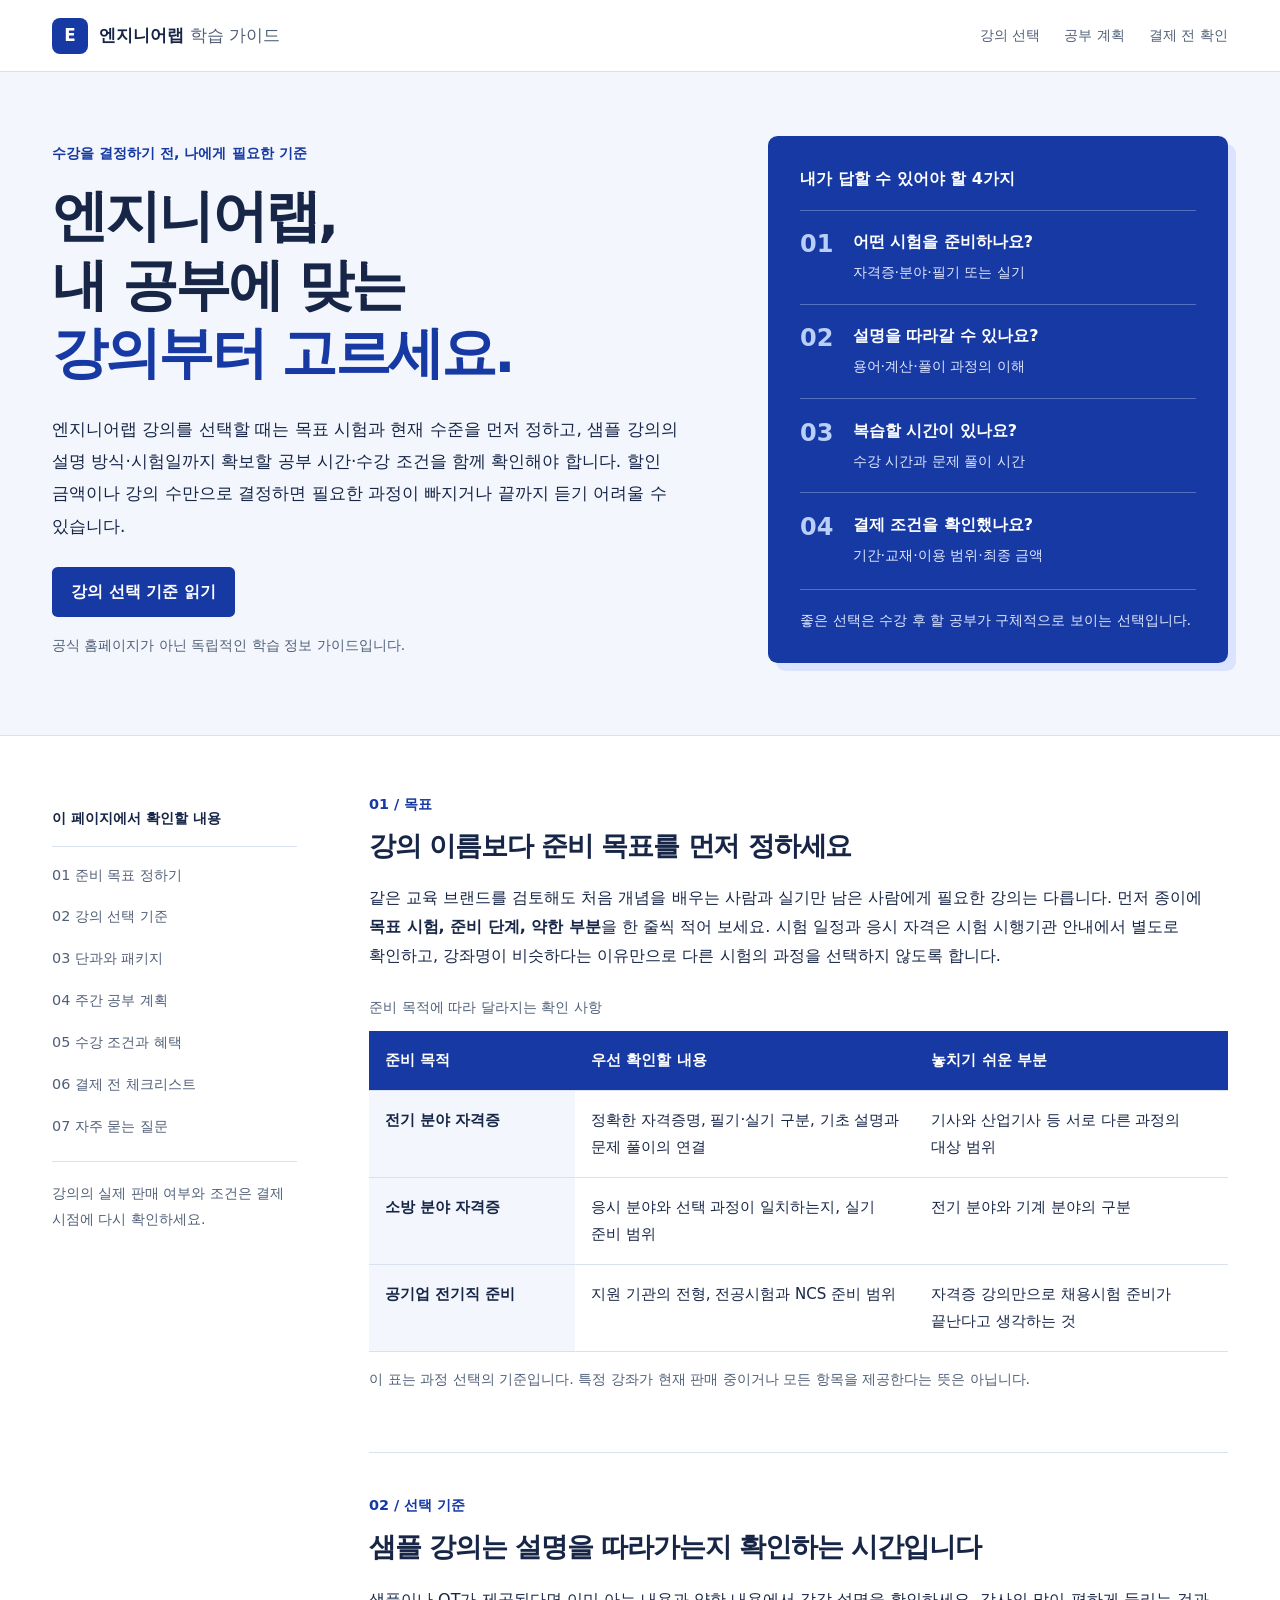
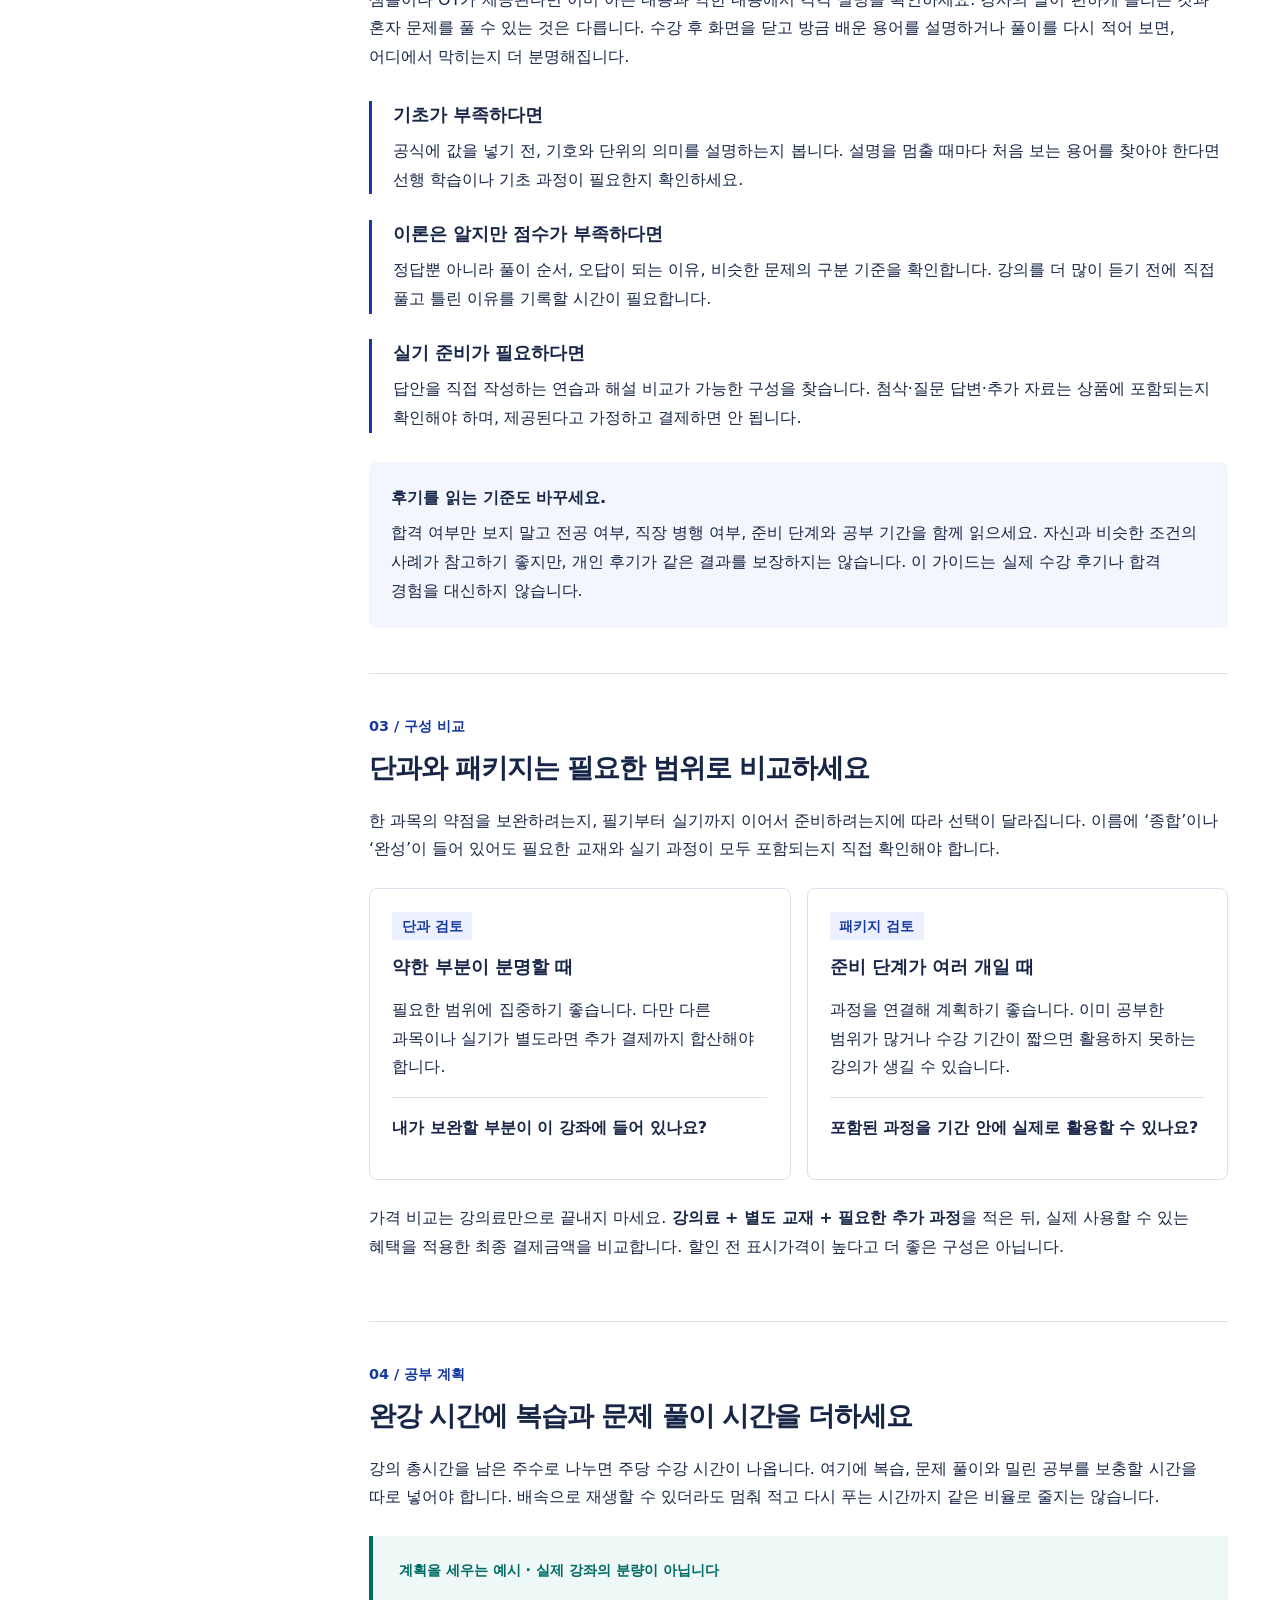
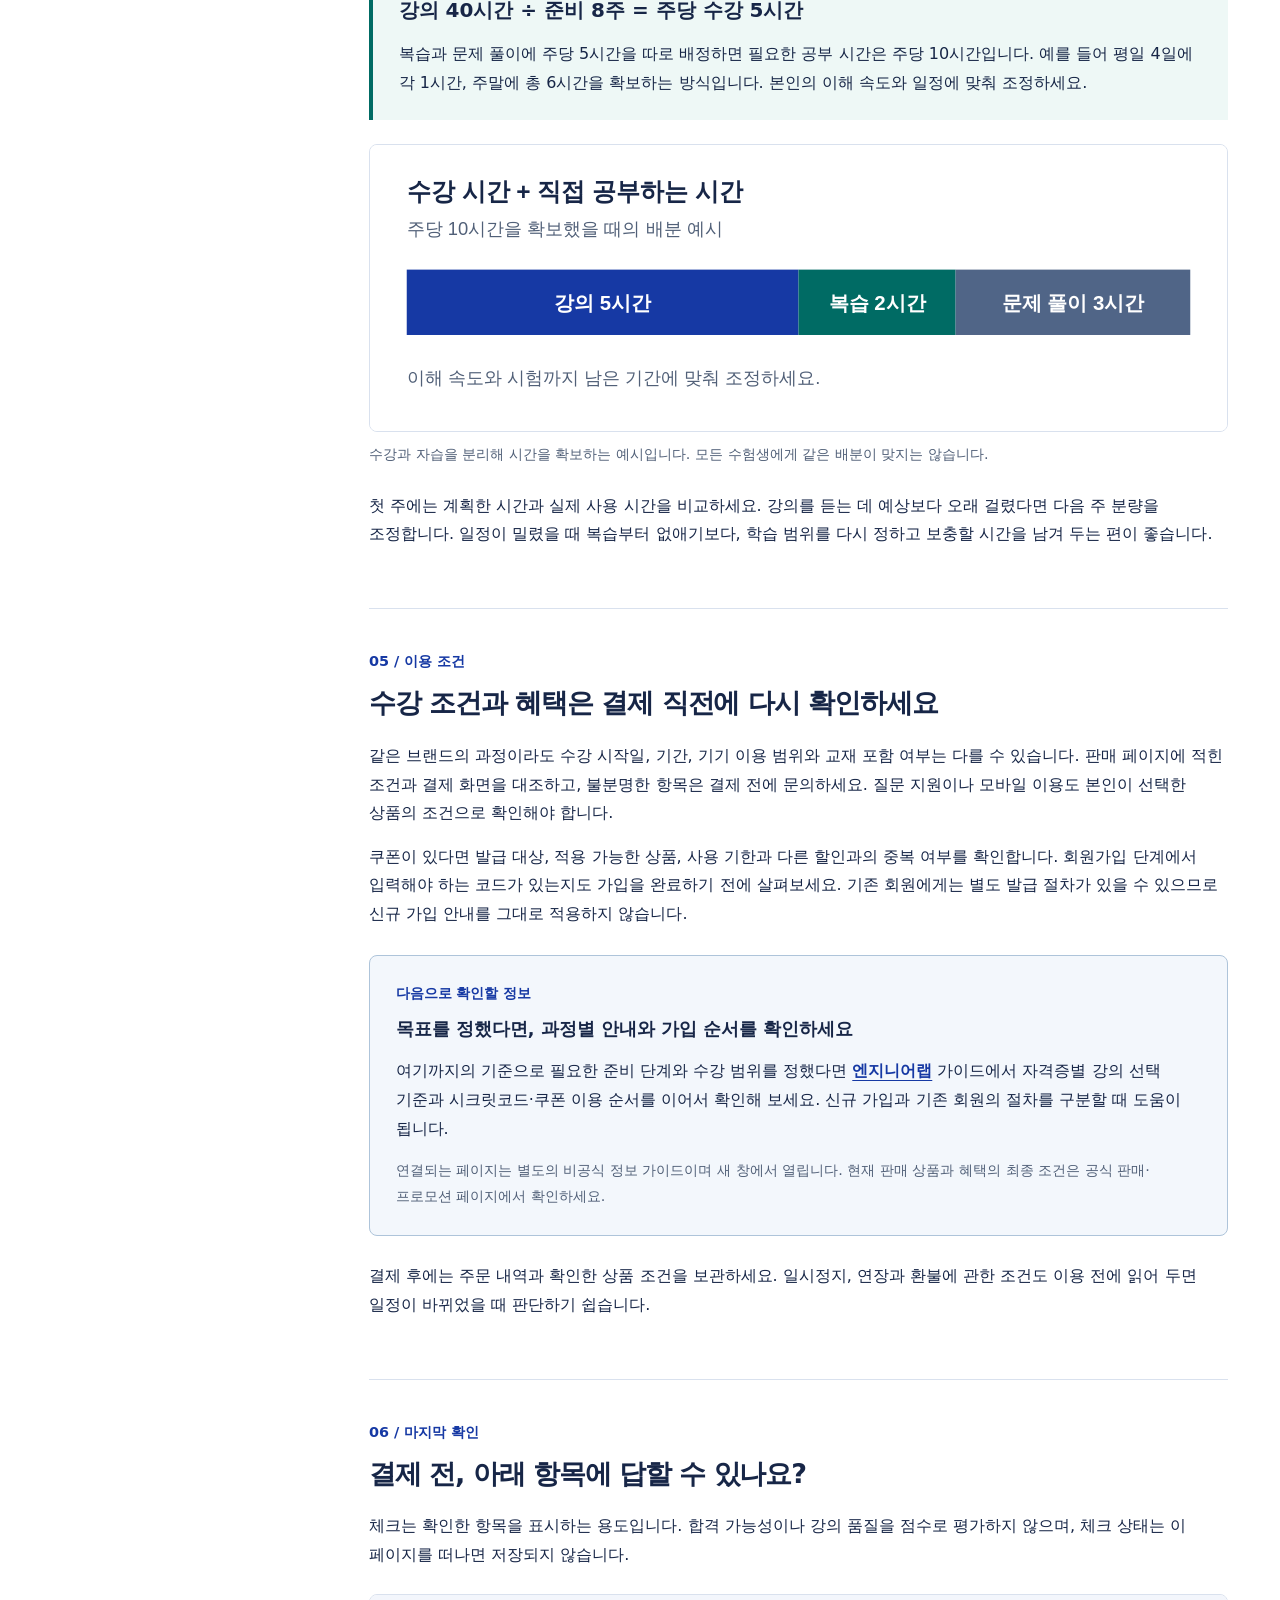
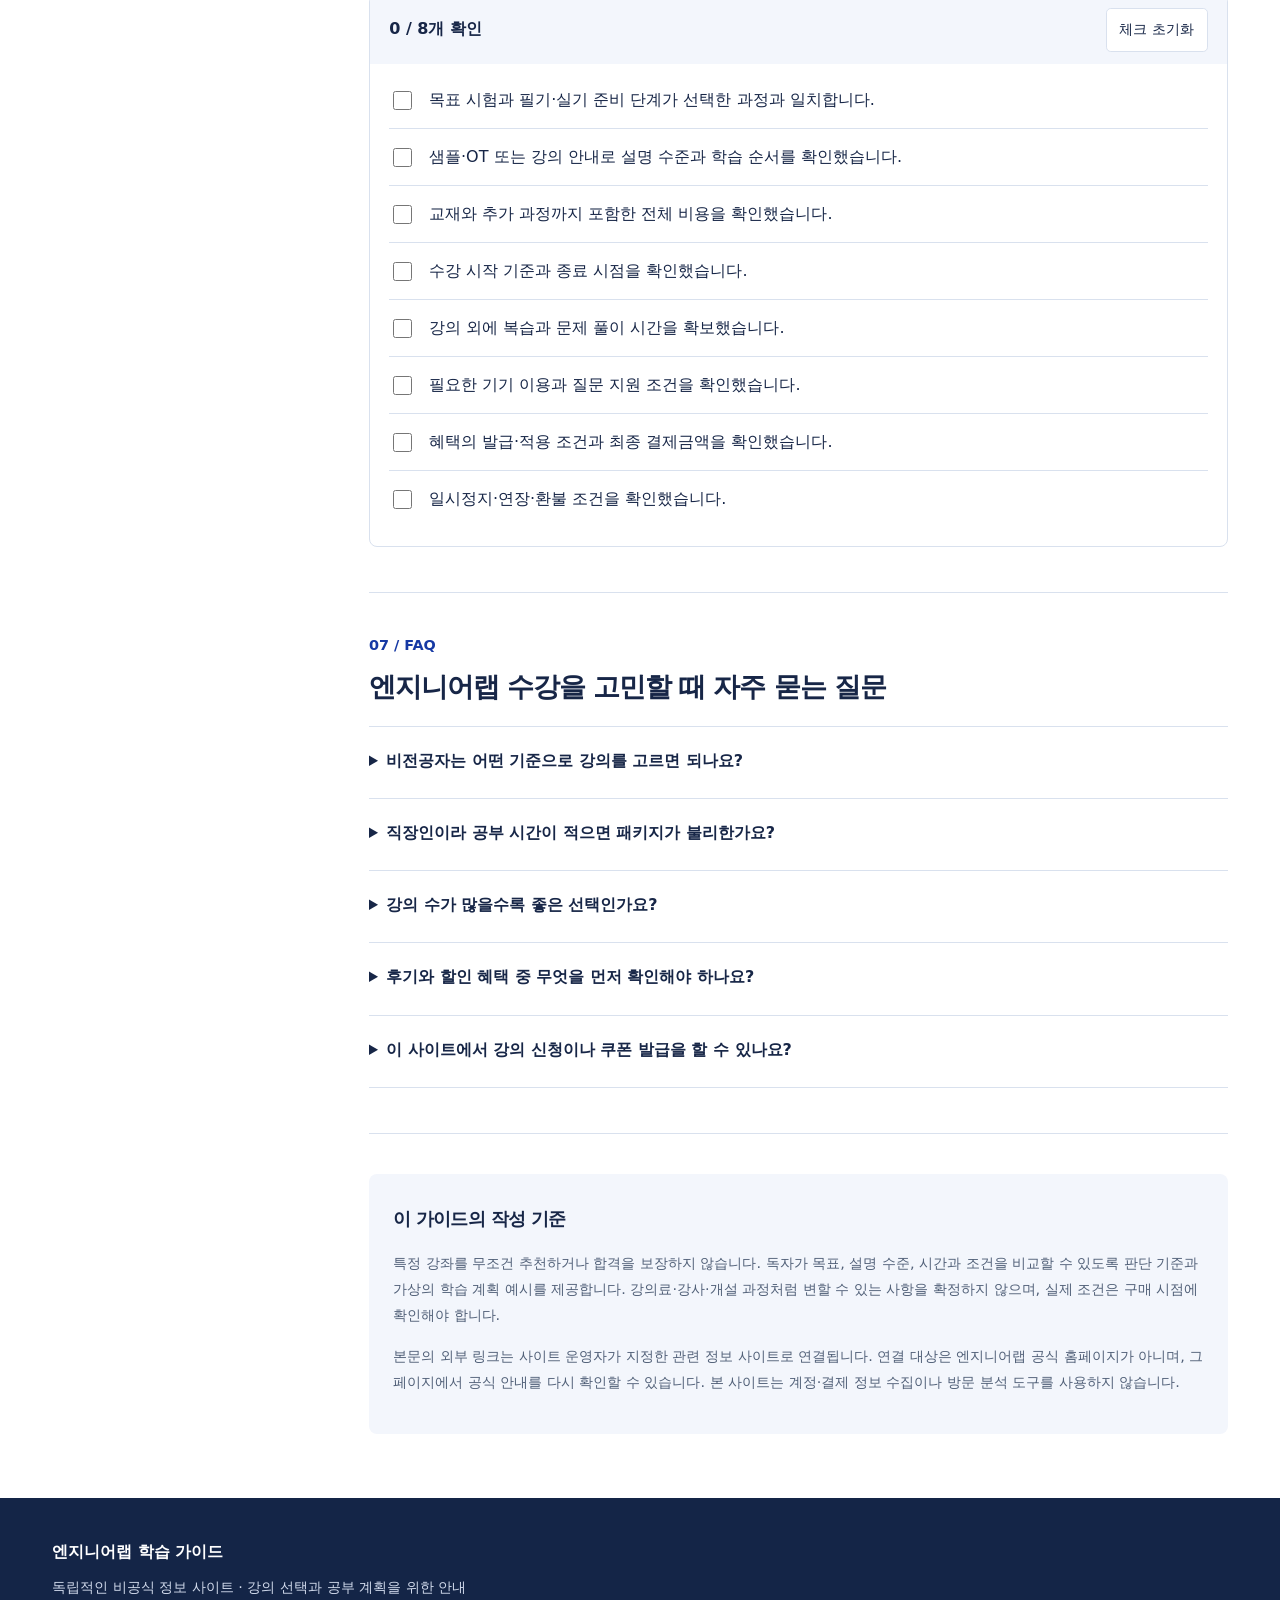
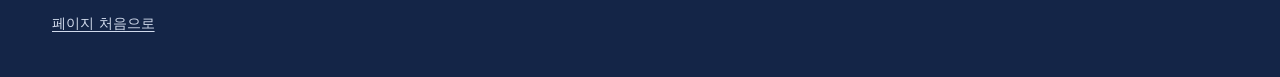
<file: index.html>
<!doctype html>
<html lang="ko">
<head>
  <meta charset="utf-8">
  <meta name="viewport" content="width=device-width, initial-scale=1">
  <title>엔지니어랩 수강 전 확인할 강의 선택 기준과 공부 계획</title>
  <meta name="description" content="엔지니어랩 수강을 고민한다면 목표 시험, 샘플 강의, 공부 시간과 수강 조건을 함께 비교하세요. 단과·패키지 선택 기준, 학습 계획 예시, 결제 전 체크리스트와 FAQ를 정리했습니다.">
  <meta name="robots" content="index,follow,max-image-preview:large">
  <link rel="canonical" href="https://engineerlab-study-guide.github.io/">
  <meta property="og:type" content="website">
  <meta property="og:locale" content="ko_KR">
  <meta property="og:site_name" content="엔지니어랩 학습 가이드">
  <meta property="og:title" content="엔지니어랩 수강 전 확인할 강의 선택 기준과 공부 계획">
  <meta property="og:description" content="목표 시험부터 샘플 강의, 주간 공부 시간과 결제 조건까지. 내 공부에 맞는 과정을 고르는 판단 기준을 확인하세요.">
  <meta property="og:url" content="https://engineerlab-study-guide.github.io/">
  <meta name="theme-color" content="#1639a4">
  <link rel="icon" href="/favicon.svg" type="image/svg+xml">
  <link rel="stylesheet" href="/assets/style.css">
  <script src="/assets/site.js" defer></script>
  <script type="application/ld+json">{"@context":"https://schema.org","@type":"WebPage","name":"엔지니어랩 수강 전 확인할 강의 선택 기준과 공부 계획","description":"목표 시험, 샘플 강의, 공부 시간과 수강 조건을 비교하는 비공식 정보 가이드","url":"https://engineerlab-study-guide.github.io/","inLanguage":"ko-KR","isPartOf":{"@type":"WebSite","name":"엔지니어랩 학습 가이드","url":"https://engineerlab-study-guide.github.io/"}}</script>
</head>
<body>
  <a class="skip" href="#main">본문 바로가기</a>
  <header class="site-header">
    <div class="header-inner">
      <a class="brand" href="/" aria-label="엔지니어랩 학습 가이드 홈"><span class="brand-mark" aria-hidden="true">E</span><span>엔지니어랩 <b>학습 가이드</b></span></a>
      <nav aria-label="주요 메뉴"><a href="#criteria">강의 선택</a><a href="#plan">공부 계획</a><a href="#checklist">결제 전 확인</a></nav>
    </div>
  </header>
  <main id="main">
    <section class="hero" aria-labelledby="page-title">
      <div class="hero-inner">
        <div class="hero-copy">
          <p class="eyebrow">수강을 결정하기 전, 나에게 필요한 기준</p>
          <h1 id="page-title">엔지니어랩,<br>내 공부에 맞는<br><span>강의부터 고르세요.</span></h1>
          <p class="lead">엔지니어랩 강의를 선택할 때는 목표 시험과 현재 수준을 먼저 정하고, 샘플 강의의 설명 방식·시험일까지 확보할 공부 시간·수강 조건을 함께 확인해야 합니다. 할인 금액이나 강의 수만으로 결정하면 필요한 과정이 빠지거나 끝까지 듣기 어려울 수 있습니다.</p>
          <a class="button" href="#criteria">강의 선택 기준 읽기</a>
          <p class="hero-note">공식 홈페이지가 아닌 독립적인 학습 정보 가이드입니다.</p>
        </div>
        <aside class="decision-note" aria-label="수강 전 네 가지 질문">
          <p class="note-label">내가 답할 수 있어야 할 4가지</p>
          <ol>
            <li><span>01</span><div><strong>어떤 시험을 준비하나요?</strong><p>자격증·분야·필기 또는 실기</p></div></li>
            <li><span>02</span><div><strong>설명을 따라갈 수 있나요?</strong><p>용어·계산·풀이 과정의 이해</p></div></li>
            <li><span>03</span><div><strong>복습할 시간이 있나요?</strong><p>수강 시간과 문제 풀이 시간</p></div></li>
            <li><span>04</span><div><strong>결제 조건을 확인했나요?</strong><p>기간·교재·이용 범위·최종 금액</p></div></li>
          </ol>
          <p class="note-bottom">좋은 선택은 수강 후 할 공부가 구체적으로 보이는 선택입니다.</p>
        </aside>
      </div>
    </section>
    <div class="reading-layout">
      <aside class="toc"><p>이 페이지에서 확인할 내용</p><nav aria-label="본문 목차"><a href="#goal">01 준비 목표 정하기</a><a href="#criteria">02 강의 선택 기준</a><a href="#compare">03 단과와 패키지</a><a href="#plan">04 주간 공부 계획</a><a href="#conditions">05 수강 조건과 혜택</a><a href="#checklist">06 결제 전 체크리스트</a><a href="#faq">07 자주 묻는 질문</a></nav><p class="toc-foot">강의의 실제 판매 여부와 조건은 결제 시점에 다시 확인하세요.</p></aside>
      <article class="article">
        <section id="goal">
          <p class="section-number">01 / 목표</p>
          <h2>강의 이름보다 준비 목표를 먼저 정하세요</h2>
          <p>같은 교육 브랜드를 검토해도 처음 개념을 배우는 사람과 실기만 남은 사람에게 필요한 강의는 다릅니다. 먼저 종이에 <strong>목표 시험, 준비 단계, 약한 부분</strong>을 한 줄씩 적어 보세요. 시험 일정과 응시 자격은 시험 시행기관 안내에서 별도로 확인하고, 강좌명이 비슷하다는 이유만으로 다른 시험의 과정을 선택하지 않도록 합니다.</p>
          <div class="table-wrap"><table><caption>준비 목적에 따라 달라지는 확인 사항</caption><thead><tr><th scope="col">준비 목적</th><th scope="col">우선 확인할 내용</th><th scope="col">놓치기 쉬운 부분</th></tr></thead><tbody>
            <tr><th scope="row">전기 분야 자격증</th><td>정확한 자격증명, 필기·실기 구분, 기초 설명과 문제 풀이의 연결</td><td>기사와 산업기사 등 서로 다른 과정의 대상 범위</td></tr>
            <tr><th scope="row">소방 분야 자격증</th><td>응시 분야와 선택 과정이 일치하는지, 실기 준비 범위</td><td>전기 분야와 기계 분야의 구분</td></tr>
            <tr><th scope="row">공기업 전기직 준비</th><td>지원 기관의 전형, 전공시험과 NCS 준비 범위</td><td>자격증 강의만으로 채용시험 준비가 끝난다고 생각하는 것</td></tr>
          </tbody></table></div>
          <p class="small">이 표는 과정 선택의 기준입니다. 특정 강좌가 현재 판매 중이거나 모든 항목을 제공한다는 뜻은 아닙니다.</p>
        </section>
        <section id="criteria">
          <p class="section-number">02 / 선택 기준</p>
          <h2>샘플 강의는 설명을 따라가는지 확인하는 시간입니다</h2>
          <p>샘플이나 OT가 제공된다면 이미 아는 내용과 약한 내용에서 각각 설명을 확인하세요. 강사의 말이 편하게 들리는 것과 혼자 문제를 풀 수 있는 것은 다릅니다. 수강 후 화면을 닫고 방금 배운 용어를 설명하거나 풀이를 다시 적어 보면, 어디에서 막히는지 더 분명해집니다.</p>
          <div class="criteria-list">
            <div><h3>기초가 부족하다면</h3><p>공식에 값을 넣기 전, 기호와 단위의 의미를 설명하는지 봅니다. 설명을 멈출 때마다 처음 보는 용어를 찾아야 한다면 선행 학습이나 기초 과정이 필요한지 확인하세요.</p></div>
            <div><h3>이론은 알지만 점수가 부족하다면</h3><p>정답뿐 아니라 풀이 순서, 오답이 되는 이유, 비슷한 문제의 구분 기준을 확인합니다. 강의를 더 많이 듣기 전에 직접 풀고 틀린 이유를 기록할 시간이 필요합니다.</p></div>
            <div><h3>실기 준비가 필요하다면</h3><p>답안을 직접 작성하는 연습과 해설 비교가 가능한 구성을 찾습니다. 첨삭·질문 답변·추가 자료는 상품에 포함되는지 확인해야 하며, 제공된다고 가정하고 결제하면 안 됩니다.</p></div>
          </div>
          <div class="callout"><strong>후기를 읽는 기준도 바꾸세요.</strong><p>합격 여부만 보지 말고 전공 여부, 직장 병행 여부, 준비 단계와 공부 기간을 함께 읽으세요. 자신과 비슷한 조건의 사례가 참고하기 좋지만, 개인 후기가 같은 결과를 보장하지는 않습니다. 이 가이드는 실제 수강 후기나 합격 경험을 대신하지 않습니다.</p></div>
        </section>
        <section id="compare">
          <p class="section-number">03 / 구성 비교</p>
          <h2>단과와 패키지는 필요한 범위로 비교하세요</h2>
          <p>한 과목의 약점을 보완하려는지, 필기부터 실기까지 이어서 준비하려는지에 따라 선택이 달라집니다. 이름에 ‘종합’이나 ‘완성’이 들어 있어도 필요한 교재와 실기 과정이 모두 포함되는지 직접 확인해야 합니다.</p>
          <div class="compare-grid"><div><span class="pill">단과 검토</span><h3>약한 부분이 분명할 때</h3><p>필요한 범위에 집중하기 좋습니다. 다만 다른 과목이나 실기가 별도라면 추가 결제까지 합산해야 합니다.</p><p class="compare-question">내가 보완할 부분이 이 강좌에 들어 있나요?</p></div><div><span class="pill">패키지 검토</span><h3>준비 단계가 여러 개일 때</h3><p>과정을 연결해 계획하기 좋습니다. 이미 공부한 범위가 많거나 수강 기간이 짧으면 활용하지 못하는 강의가 생길 수 있습니다.</p><p class="compare-question">포함된 과정을 기간 안에 실제로 활용할 수 있나요?</p></div></div>
          <p>가격 비교는 강의료만으로 끝내지 마세요. <strong>강의료 + 별도 교재 + 필요한 추가 과정</strong>을 적은 뒤, 실제 사용할 수 있는 혜택을 적용한 최종 결제금액을 비교합니다. 할인 전 표시가격이 높다고 더 좋은 구성은 아닙니다.</p>
        </section>
        <section id="plan">
          <p class="section-number">04 / 공부 계획</p>
          <h2>완강 시간에 복습과 문제 풀이 시간을 더하세요</h2>
          <p>강의 총시간을 남은 주수로 나누면 주당 수강 시간이 나옵니다. 여기에 복습, 문제 풀이와 밀린 공부를 보충할 시간을 따로 넣어야 합니다. 배속으로 재생할 수 있더라도 멈춰 적고 다시 푸는 시간까지 같은 비율로 줄지는 않습니다.</p>
          <div class="example"><p class="example-label">계획을 세우는 예시 · 실제 강좌의 분량이 아닙니다</p><p class="equation">강의 40시간 ÷ 준비 8주 = 주당 수강 5시간</p><p>복습과 문제 풀이에 주당 5시간을 따로 배정하면 필요한 공부 시간은 주당 10시간입니다. 예를 들어 평일 4일에 각 1시간, 주말에 총 6시간을 확보하는 방식입니다. 본인의 이해 속도와 일정에 맞춰 조정하세요.</p></div>
          <figure><picture><source media="(max-width: 720px)" srcset="/assets/weekly-plan-mobile.svg" width="360" height="320"><img src="/assets/weekly-plan.svg" width="840" height="280" loading="lazy" alt="주당 10시간 공부 예시: 강의 수강 5시간, 복습 2시간, 문제 풀이 3시간"></picture><figcaption>수강과 자습을 분리해 시간을 확보하는 예시입니다. 모든 수험생에게 같은 배분이 맞지는 않습니다.</figcaption></figure>
          <p>첫 주에는 계획한 시간과 실제 사용 시간을 비교하세요. 강의를 듣는 데 예상보다 오래 걸렸다면 다음 주 분량을 조정합니다. 일정이 밀렸을 때 복습부터 없애기보다, 학습 범위를 다시 정하고 보충할 시간을 남겨 두는 편이 좋습니다.</p>
        </section>
        <section id="conditions">
          <p class="section-number">05 / 이용 조건</p>
          <h2>수강 조건과 혜택은 결제 직전에 다시 확인하세요</h2>
          <p>같은 브랜드의 과정이라도 수강 시작일, 기간, 기기 이용 범위와 교재 포함 여부는 다를 수 있습니다. 판매 페이지에 적힌 조건과 결제 화면을 대조하고, 불분명한 항목은 결제 전에 문의하세요. 질문 지원이나 모바일 이용도 본인이 선택한 상품의 조건으로 확인해야 합니다.</p>
          <p>쿠폰이 있다면 발급 대상, 적용 가능한 상품, 사용 기한과 다른 할인과의 중복 여부를 확인합니다. 회원가입 단계에서 입력해야 하는 코드가 있는지도 가입을 완료하기 전에 살펴보세요. 기존 회원에게는 별도 발급 절차가 있을 수 있으므로 신규 가입 안내를 그대로 적용하지 않습니다.</p>
          <aside class="related" aria-label="과정별 추가 안내">
            <p class="related-label">다음으로 확인할 정보</p>
            <h3>목표를 정했다면, 과정별 안내와 가입 순서를 확인하세요</h3>
            <p>여기까지의 기준으로 필요한 준비 단계와 수강 범위를 정했다면 <a href="https://engineerlab-guide.netlify.app" target="_blank" rel="noopener">엔지니어랩</a> 가이드에서 자격증별 강의 선택 기준과 시크릿코드·쿠폰 이용 순서를 이어서 확인해 보세요. 신규 가입과 기존 회원의 절차를 구분할 때 도움이 됩니다.</p>
            <p class="small">연결되는 페이지는 별도의 비공식 정보 가이드이며 새 창에서 열립니다. 현재 판매 상품과 혜택의 최종 조건은 공식 판매·프로모션 페이지에서 확인하세요.</p>
          </aside>
          <p>결제 후에는 주문 내역과 확인한 상품 조건을 보관하세요. 일시정지, 연장과 환불에 관한 조건도 이용 전에 읽어 두면 일정이 바뀌었을 때 판단하기 쉽습니다.</p>
        </section>
        <section id="checklist">
          <p class="section-number">06 / 마지막 확인</p>
          <h2>결제 전, 아래 항목에 답할 수 있나요?</h2>
          <p>체크는 확인한 항목을 표시하는 용도입니다. 합격 가능성이나 강의 품질을 점수로 평가하지 않으며, 체크 상태는 이 페이지를 떠나면 저장되지 않습니다.</p>
          <div class="check-panel">
            <div class="check-head"><p id="check-status" role="status" aria-live="polite">0 / 8개 확인</p><button id="reset-checks" type="button" hidden>체크 초기화</button></div>
            <fieldset><legend>수강 전 확인 항목</legend>
              <label><input type="checkbox">목표 시험과 필기·실기 준비 단계가 선택한 과정과 일치합니다.</label>
              <label><input type="checkbox">샘플·OT 또는 강의 안내로 설명 수준과 학습 순서를 확인했습니다.</label>
              <label><input type="checkbox">교재와 추가 과정까지 포함한 전체 비용을 확인했습니다.</label>
              <label><input type="checkbox">수강 시작 기준과 종료 시점을 확인했습니다.</label>
              <label><input type="checkbox">강의 외에 복습과 문제 풀이 시간을 확보했습니다.</label>
              <label><input type="checkbox">필요한 기기 이용과 질문 지원 조건을 확인했습니다.</label>
              <label><input type="checkbox">혜택의 발급·적용 조건과 최종 결제금액을 확인했습니다.</label>
              <label><input type="checkbox">일시정지·연장·환불 조건을 확인했습니다.</label>
            </fieldset>
            <noscript><p>자바스크립트가 꺼져 있어 확인 개수는 갱신되지 않습니다. 체크 항목과 본문은 그대로 이용할 수 있습니다.</p></noscript>
          </div>
        </section>
        <section id="faq">
          <p class="section-number">07 / FAQ</p>
          <h2>엔지니어랩 수강을 고민할 때 자주 묻는 질문</h2>
          <details><summary>비전공자는 어떤 기준으로 강의를 고르면 되나요?</summary><p>기초 용어, 단위와 계산 과정을 이해할 수 있는지부터 확인하세요. 비전공자 대상이라는 문구만 보지 말고 샘플이나 과정 안내에서 선행 학습이 필요한 범위를 확인한 뒤, 본인의 기초 수준과 준비 기간에 맞춰 선택합니다.</p></details>
          <details><summary>직장인이라 공부 시간이 적으면 패키지가 불리한가요?</summary><p>패키지 자체보다 활용할 범위와 수강 기간이 중요합니다. 일주일에 확보할 수 있는 수강·복습 시간을 계산하고 포함된 과정의 분량을 비교하세요. 준비 기간 안에 활용하기 어렵다면 필요한 단계만 먼저 선택하는 방법도 검토할 수 있습니다.</p></details>
          <details><summary>강의 수가 많을수록 좋은 선택인가요?</summary><p>필요한 설명과 연습이 포함되는지가 먼저입니다. 중복 범위가 많거나 끝까지 볼 시간이 부족하면 강의 수가 많아도 도움이 제한될 수 있습니다. 목차와 총시간을 기준으로 필요한 부분을 구분하세요.</p></details>
          <details><summary>후기와 할인 혜택 중 무엇을 먼저 확인해야 하나요?</summary><p>먼저 자신에게 필요한 과정과 설명 수준을 확인합니다. 후기는 비슷한 준비 조건의 사례를 참고하고, 혜택은 필요한 과정의 최종 비용을 확인하는 단계에서 비교하세요. 쿠폰을 쓰기 위해 불필요한 과정을 추가할 필요는 없습니다.</p></details>
          <details><summary>이 사이트에서 강의 신청이나 쿠폰 발급을 할 수 있나요?</summary><p>이 사이트는 수강 전 판단 기준을 정리한 비공식 정보 가이드입니다. 회원가입, 결제와 쿠폰 발급을 처리하지 않습니다. 실제 신청과 혜택 적용은 해당 서비스의 공식 페이지에서 진행하세요.</p></details>
        </section>
        <section id="about" class="about">
          <h2>이 가이드의 작성 기준</h2>
          <p>특정 강좌를 무조건 추천하거나 합격을 보장하지 않습니다. 독자가 목표, 설명 수준, 시간과 조건을 비교할 수 있도록 판단 기준과 가상의 학습 계획 예시를 제공합니다. 강의료·강사·개설 과정처럼 변할 수 있는 사항을 확정하지 않으며, 실제 조건은 구매 시점에 확인해야 합니다.</p>
          <p>본문의 외부 링크는 사이트 운영자가 지정한 관련 정보 사이트로 연결됩니다. 연결 대상은 엔지니어랩 공식 홈페이지가 아니며, 그 페이지에서 공식 안내를 다시 확인할 수 있습니다. 본 사이트는 계정·결제 정보 수집이나 방문 분석 도구를 사용하지 않습니다.</p>
        </section>
      </article>
    </div>
  </main>
  <footer><div><span>엔지니어랩 학습 가이드</span><p>독립적인 비공식 정보 사이트 · 강의 선택과 공부 계획을 위한 안내</p><a href="#page-title">페이지 처음으로</a></div></footer>
</body>
</html>
</file>
<file: assets/style.css>
:root{--blue:#1639a4;--ink:#172647;--muted:#516078;--line:#d9e1ee;--light:#f3f6fc;--teal:#006b64;--white:#fff}*{box-sizing:border-box}html{scroll-behavior:smooth;scroll-padding-top:6rem}body{margin:0;color:var(--ink);background:var(--white);font-family:"Malgun Gothic","Apple SD Gothic Neo",system-ui,sans-serif;font-size:1rem;line-height:1.8;word-break:keep-all;overflow-wrap:anywhere}a{color:var(--blue);text-underline-offset:.22em}a:hover{color:var(--teal)}a:focus-visible,button:focus-visible,input:focus-visible,summary:focus-visible{outline:3px solid #d67c00;outline-offset:5px}button,input,summary{font:inherit}button,a,input,summary{-webkit-tap-highlight-color:transparent}.skip{position:fixed;top:-6rem;left:1rem;z-index:20;background:white;padding:.6rem 1rem}.skip:focus{top:1rem}.site-header{border-bottom:1px solid var(--line);background:white}.header-inner{max-width:1240px;margin:auto;padding:1.1rem 2rem;display:flex;align-items:center;justify-content:space-between;gap:1.5rem}.brand{display:flex;align-items:center;gap:.7rem;color:var(--ink);text-decoration:none;font-weight:700;font-size:1.05rem}.brand b{font-weight:400;color:var(--muted)}.brand-mark{display:grid;place-items:center;width:2.25rem;height:2.25rem;background:var(--blue);color:#fff;font-weight:800;border-radius:.5rem}.header-inner nav{display:flex;gap:1.5rem;font-size:.9rem}.header-inner nav a{color:var(--muted);text-decoration:none}.hero{background:var(--light);border-bottom:1px solid var(--line)}.hero-inner{max-width:1240px;margin:auto;padding:4rem 2rem 4.5rem;display:grid;grid-template-columns:1.4fr 1fr;gap:4.5rem;align-items:center}.eyebrow,.section-number{font-weight:700;color:var(--blue);font-size:.9rem;margin:0 0 1rem}.hero h1{font-size:clamp(2.2rem,4.4vw,3.5rem);line-height:1.22;letter-spacing:-.05em;margin:0 0 1.6rem}.hero h1 span{color:var(--blue)}.lead{font-size:1.06rem;line-height:1.9;max-width:640px;margin:0 0 1.6rem}.button{display:inline-flex;align-items:center;justify-content:center;min-height:48px;padding:.65rem 1.2rem;color:white;background:var(--blue);border-radius:.35rem;text-decoration:none;font-weight:700}.button:hover{background:#102b81;color:white}.hero-note{color:var(--muted);font-size:.88rem;margin:1rem 0 0}.decision-note{background:var(--blue);color:white;padding:1.8rem 2rem;box-shadow:8px 8px 0 #dbe4ff;border-radius:.6rem}.note-label{font-weight:700;font-size:1rem;margin:0 0 1rem}.decision-note ol{list-style:none;padding:0;margin:0}.decision-note li{display:flex;gap:1.2rem;padding:1.1rem 0;border-top:1px solid #5470bf}.decision-note li>span{color:#b9cef8;font-size:1.5rem;line-height:1.4;font-weight:700}.decision-note strong{font-size:1rem}.decision-note li p{margin:.2rem 0 0;font-size:.9rem;color:#e0e8ff}.note-bottom{border-top:1px solid #5470bf;margin:.2rem 0 0;padding-top:1.1rem;font-size:.9rem;color:#e0e8ff}.reading-layout{max-width:1240px;display:grid;grid-template-columns:245px minmax(0,1fr);gap:4.5rem;margin:auto;padding:3.5rem 2rem 4rem}.toc{align-self:start;position:sticky;top:1.5rem}.toc>p{font-weight:700;font-size:.9rem}.toc nav{display:grid;border-top:1px solid var(--line);padding-top:.5rem;gap:.1rem}.toc nav a{display:block;padding:.45rem 0;color:var(--muted);text-decoration:none;font-size:.9rem}.toc nav a:hover{text-decoration:underline;color:var(--blue)}.toc .toc-foot{font-size:.88rem;line-height:1.8;color:var(--muted);font-weight:400;border-top:1px solid var(--line);padding-top:1.2rem}.article{min-width:0}.article section{padding:0 0 2.8rem;margin-bottom:2.5rem;border-bottom:1px solid var(--line)}.article h2{font-size:1.7rem;line-height:1.45;letter-spacing:-.04em;margin:.5rem 0 1.2rem}.article h3{font-size:1.1rem;line-height:1.6;margin:0 0 .5rem}.article p{margin:.9rem 0}.article .section-number{margin:0}.small{font-size:.9rem;color:var(--muted)}.table-wrap{overflow-x:auto;margin-top:1.5rem}table{border-collapse:collapse;width:100%;font-size:.94rem;min-width:560px}caption{text-align:left;color:var(--muted);font-size:.9rem;margin-bottom:.65rem}th,td{padding:1rem;text-align:left;vertical-align:top;border-bottom:1px solid var(--line)}thead th{background:var(--blue);color:white}tbody th{width:24%;background:var(--light)}.criteria-list{margin:1.8rem 0}.criteria-list>div{border-left:3px solid var(--blue);padding-left:1.3rem;margin-bottom:1.6rem}.criteria-list p{margin:.3rem 0}.callout{background:var(--light);border-radius:.5rem;padding:1.4rem;margin-top:1.5rem}.callout p{margin:.4rem 0 0}.compare-grid{display:grid;grid-template-columns:1fr 1fr;gap:1rem;margin:1.5rem 0}.compare-grid>div{border:1px solid var(--line);padding:1.4rem;border-radius:.5rem}.pill{display:inline-block;background:#edf1ff;color:var(--blue);padding:.1rem .6rem;font-size:.88rem;margin-bottom:.8rem;font-weight:700}.compare-question{font-weight:700;border-top:1px solid var(--line);padding-top:1rem}.example{padding:1.4rem 1.6rem;background:#eef8f6;border-left:4px solid var(--teal);margin:1.5rem 0}.example .example-label{margin:0;color:var(--teal);font-size:.9rem;font-weight:700}.example .equation{font-size:1.25rem;line-height:1.6;font-weight:700;margin:.6rem 0}.example p:last-child{margin-bottom:0}figure{margin:1.5rem 0}figure img{display:block;width:100%;height:auto;border:1px solid var(--line);border-radius:.5rem}figcaption{font-size:.9rem;color:var(--muted);margin-top:.6rem}.related{margin:1.6rem 0;padding:1.6rem;border:1px solid #aec4da;background:#f3f7fc;border-radius:.5rem}.related .related-label{font-size:.88rem;color:var(--blue);font-weight:700;margin:0 0 .5rem}.related a{font-weight:700}.related p:last-child{margin-bottom:0}.check-panel{margin-top:1.5rem;border:1px solid var(--line);border-radius:.5rem;overflow:hidden}.check-head{display:flex;align-items:center;justify-content:space-between;gap:1rem;background:var(--light);padding:.8rem 1.2rem}.check-head p{margin:0;font-weight:700}.check-head button{font-size:.9rem;min-height:44px;border:1px solid var(--line);background:white;color:var(--ink);padding:.4rem .8rem;border-radius:.3rem;cursor:pointer}fieldset{border:0;margin:0;padding:.5rem 1.2rem 1.2rem}legend{position:absolute;width:1px;height:1px;overflow:hidden;clip-path:inset(50%)}fieldset label{display:flex;gap:.85rem;align-items:flex-start;padding:.85rem 0;border-bottom:1px solid var(--line);cursor:pointer;min-height:48px}fieldset label:last-child{border-bottom:0}input[type=checkbox]{width:1.2rem;height:1.2rem;min-width:1.2rem;margin-top:.3rem;accent-color:var(--blue)}fieldset label:has(input:checked){color:var(--teal)}noscript p{padding:1rem}details{border-top:1px solid var(--line);padding:.85rem 0}details:last-child{border-bottom:1px solid var(--line)}summary{cursor:pointer;font-weight:700;padding:.4rem .4rem .4rem 0;min-height:44px}details p{padding:0 .3rem .2rem;color:var(--muted)}.article section.about{background:var(--light);padding:1.5rem;border:0;border-radius:.5rem;margin-bottom:0}.about h2{font-size:1.15rem}.about p{font-size:.9rem;color:var(--muted)}footer{background:#142547;color:white;padding:2.5rem 2rem}footer>div{max-width:1176px;margin:auto}footer span{font-weight:700}footer p{color:#d1daec;font-size:.9rem;margin:.5rem 0}footer a{color:#d1daec;font-size:.9rem}.error-main{max-width:720px;margin:6rem auto;padding:2rem}.error-main h1{font-size:2.2rem;line-height:1.4}.error-label{color:var(--blue);font-weight:700}.error-main .button{margin-top:1rem}@media(max-width:960px){.hero-inner{gap:2.5rem;grid-template-columns:1.2fr 1fr}.reading-layout{grid-template-columns:190px minmax(0,1fr);gap:2.3rem}.decision-note{padding:1.4rem}.header-inner{gap:1rem}.header-inner nav{gap:.9rem}}@media(max-width:720px){html{scroll-padding-top:1.5rem}.header-inner{padding:1rem 1.1rem;flex-wrap:wrap}.header-inner nav{width:100%;gap:1.4rem}.brand{font-size:1rem}.hero-inner{grid-template-columns:1fr;padding:2.5rem 1.2rem;gap:2rem}.hero h1{font-size:2.5rem;letter-spacing:-.05em}.lead{font-size:1rem}.decision-note{max-width:100%;box-shadow:5px 5px 0 #dbe4ff}.reading-layout{display:block;padding:2rem 1.2rem}.toc{position:static;margin-bottom:2.8rem;border-bottom:1px solid var(--line);padding-bottom:1rem}.toc nav{grid-template-columns:1fr 1fr;gap:.2rem .8rem}.toc .toc-foot{display:none}.article h2{font-size:1.5rem}.article section{margin-bottom:2rem;padding-bottom:2rem}.compare-grid{grid-template-columns:1fr}.related,.example,.callout{padding:1.2rem}.example .equation{font-size:1.1rem}figure{margin:1.3rem 0}.check-head{padding:.8rem 1rem}fieldset{padding:.5rem 1rem 1rem}footer{padding:2rem 1.2rem}}@media(prefers-reduced-motion:reduce){html{scroll-behavior:auto}}@media print{.site-header,.toc,.button,.check-head button,footer{display:none}.hero-inner,.reading-layout{display:block;padding:0}.hero{background:white;border:0}.decision-note{display:none}.article section{break-inside:avoid}.hero h1{font-size:2rem}.article h2{font-size:1.3rem}body{font-size:11pt}a{color:inherit}details p{display:block}}
</file>
